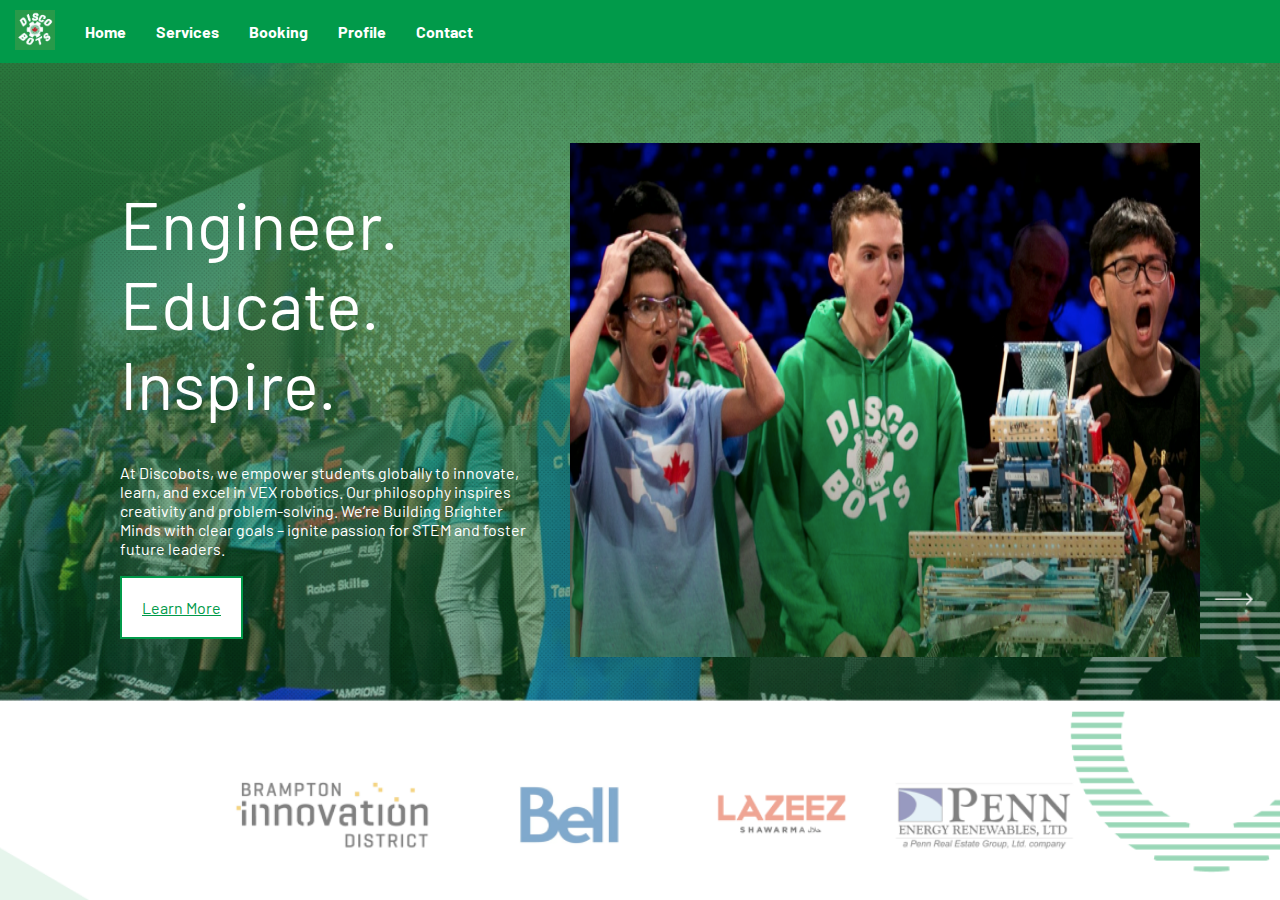
<file: index.html>
<!DOCTYPE html>
<html lang="en">
<head>
    <meta charset="UTF-8">
    <meta name="viewport" content="width=device-width, initial-scale=1.0">
    <title>Home - DISCO Bots</title>
    <link rel="stylesheet" href="index.css">
    
</head>
<body class="home">
    <nav>
        <ul>
            <li><img src="assets/logo.png" alt="Disco bots logo"></li>
            <li><a href="index.html">Home</a></li>
            <li><a href="services.html">Services</a></li>
            <li><a href="booking.html">Booking</a></li>
            <li><a href="profile.html">Profile</a></li>
            <li><a href="contact.html">Contact</a></li>
        </ul>
    </nav>
    <div class="container">
    <div class="left">
        <p class="slogan">Engineer. Educate. Inspire.</p>
        <p>At Discobots, we empower students globally to innovate, learn, and excel in VEX robotics. Our philosophy inspires creativity and problem-solving. We’re Building Brighter Minds with clear goals – ignite passion for STEM and foster future leaders.</p>
        <div class=" text-center">
            <a href="services.html" class="btn custom-btn ">Learn More</a>
        </div>
    </div>
    <img src="assets/home2.png" alt="Discobot players participating in the tournament">
    </div>

</body>
</html>
</file>
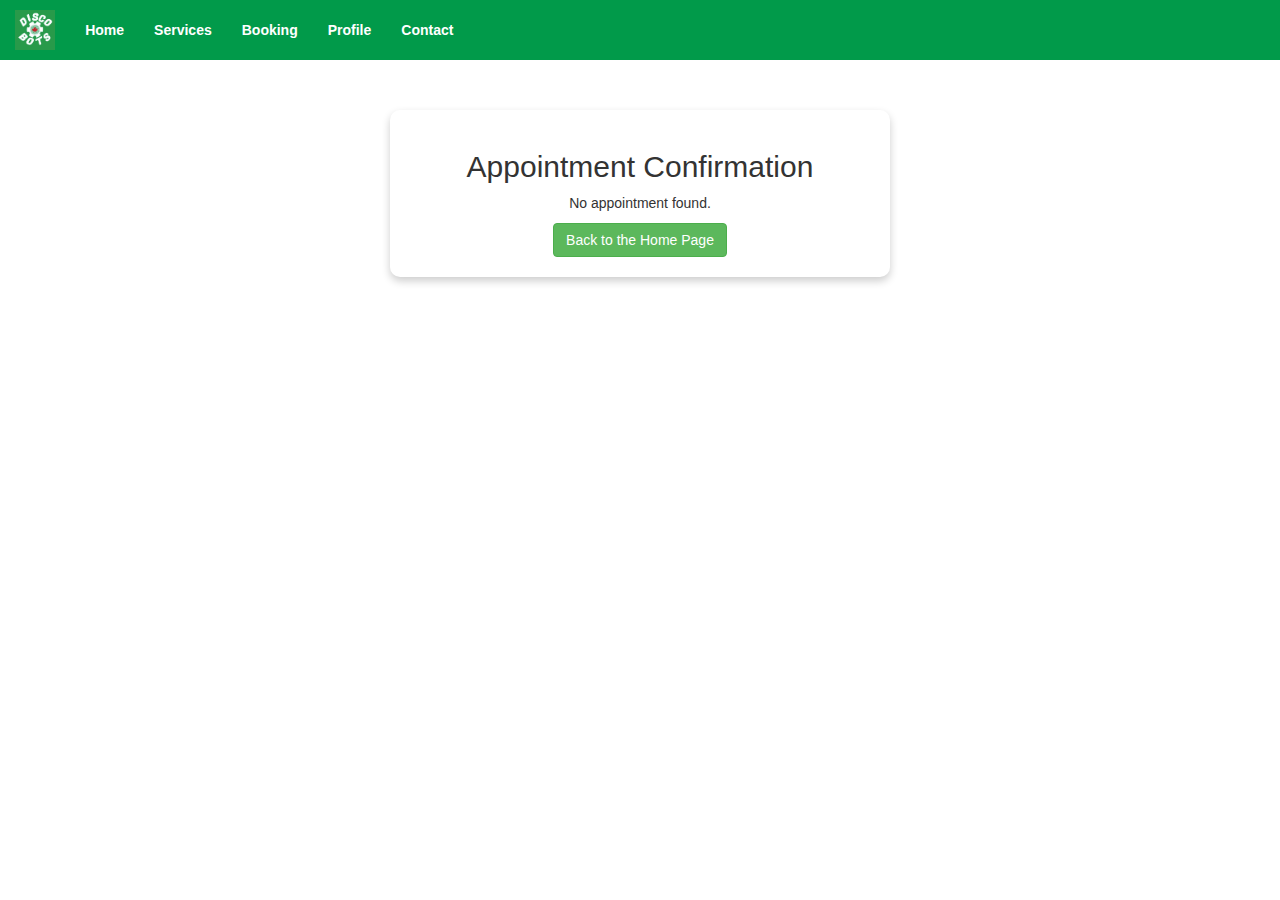
<file: confirm.html>
<!DOCTYPE html>
<html lang="en">

<head>
    <meta charset="UTF-8">
    <meta name="viewport" content="width=device-width, initial-scale=1.0">
    <title>Appointment Confirmation</title>

    <!-- Bootstrap CSS -->
    <link href="https://maxcdn.bootstrapcdn.com/bootstrap/3.2.0/css/bootstrap.min.css" rel="stylesheet">
    <link rel="stylesheet" href="confirm.css">
</head>

<body class="confirm">
    <nav>
        <ul>
            <li><img src="assets/logo.png" alt="Disco bots logo"></li>
            <li><a href="index.html">Home</a></li>
            <li><a href="services.html">Services</a></li>
            <li><a href="booking.html">Booking</a></li>
            <li><a href="profile.html">Profile</a></li>
            <li><a href="contact.html">Contact</a></li>
        </ul>
    </nav>
    <div class="container">
        <div class="card">
            <h2 class="text-center">Appointment Confirmation</h2>
            <div id="confirmation-details">
                <p><strong>Date:</strong> <span id="confirm-date"></span></p>
                <p><strong>Time:</strong> <span id="confirm-time"></span></p>
                <p><strong>Child's Full Name:</strong> <span id="confirm-child"></span></p>
                <p><strong>Parent's Full Name:</strong> <span id="confirm-parent"></span></p>
                <p><strong>Phone Number:</strong> <span id="confirm-phone"></span></p>
                <p><strong>Additional Notes:</strong> <span id="confirm-notes"></span></p>
            </div>
            <div class="text-center">
                <a href="index.html" class="btn btn-success">Back to the Home Page</a>
            </div>
        </div>
    </div>

    <!-- JavaScript -->
    <script>
        document.addEventListener("DOMContentLoaded", function () {
            let appointmentData = JSON.parse(sessionStorage.getItem("appointmentData"));

            if (appointmentData) {
                document.getElementById("confirm-date").textContent = appointmentData.date;
                document.getElementById("confirm-time").textContent = appointmentData.time;
                document.getElementById("confirm-child").textContent = appointmentData.childName;
                document.getElementById("confirm-parent").textContent = appointmentData.parentName;
                document.getElementById("confirm-phone").textContent = appointmentData.phone;
                document.getElementById("confirm-notes").textContent = appointmentData.notes;
            } else {
                document.getElementById("confirmation-details").innerHTML = "<p class='text-center'>No appointment found.</p>";
            }
        });
    </script>
</body>

</html>
</file>
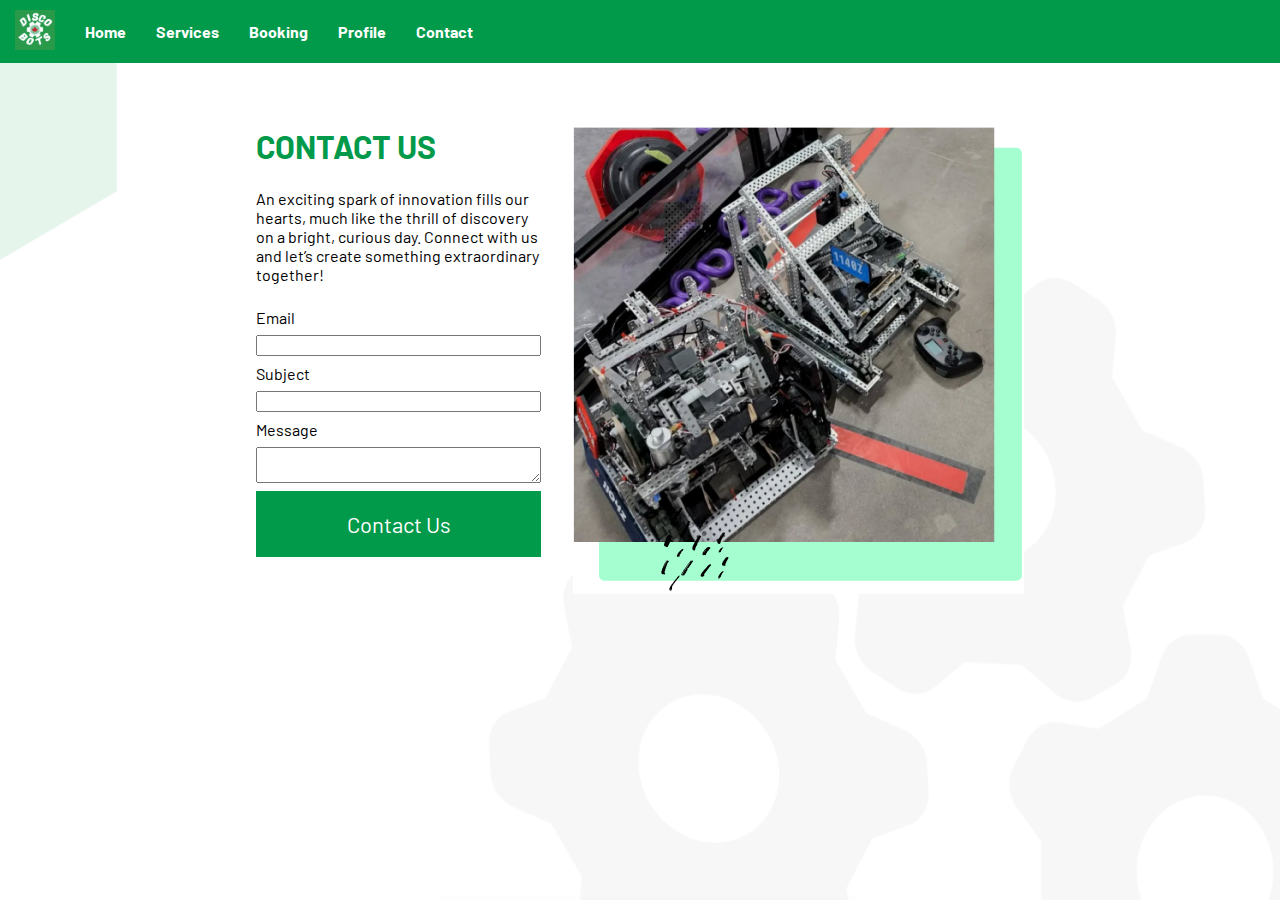
<file: contact.html>
<!DOCTYPE html>
<html lang="en">
<head>
    <meta charset="UTF-8">
    <meta name="viewport" content="width=device-width, initial-scale=1.0">
    <title>Contact Us - Discobots</title>
    <link rel="stylesheet" href="contact.css">
    <script src="contact.js"></script>
</head>
<body class="contact">
    <nav>
        <ul>
            <li><img src="assets/logo.png" alt="Disco bots logo"></li>
            <li><a href="index.html">Home</a></li>
            <li><a href="services.html">Services</a></li>
            <li><a href="booking.html">Booking</a></li>
            <li><a href="profile.html">Profile</a></li>
            <li><a href="contact.html">Contact</a></li>
        </ul>
    </nav>
    <div class="flex-container">
        <div class="container">
            <h1>CONTACT US</h1>
            <p>An exciting spark of innovation fills our hearts, much like the thrill of discovery on a bright, curious day. Connect with us and let’s create something extraordinary together!</p>
            <label for="email">Email</label>
            <input type="email">
            <label for="text">Subject</label>
            <input type="text">
            <label for="text-area">Message</label>
            <textarea type="text-area"></textarea>
            <button class="btn-success" onclick="sendEmail()">Contact Us</button>
        </div>
        <img src="assets/robot_img.png" alt="">
    </div>
</body>
</html>
</file>
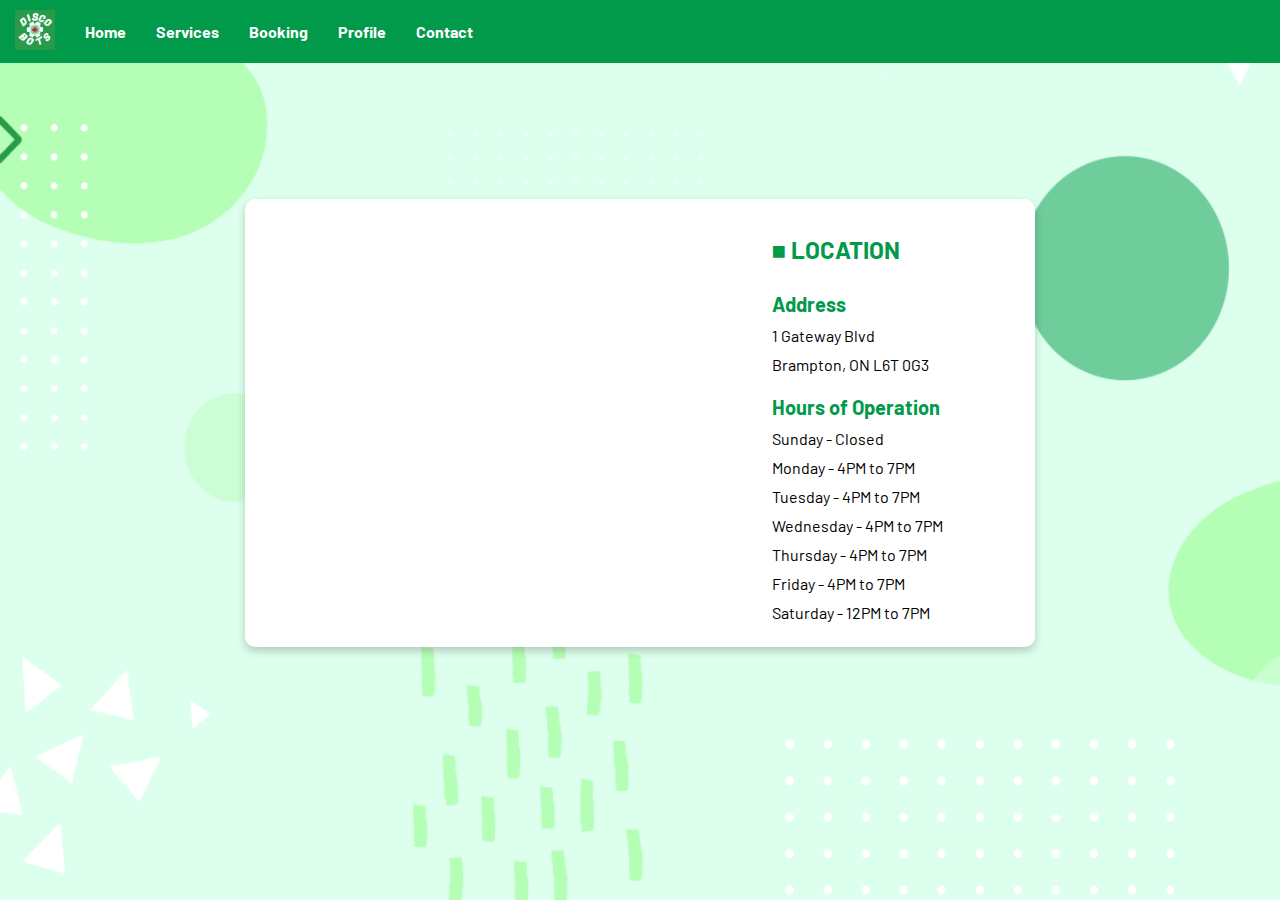
<file: location.html>
<!DOCTYPE html>
<html lang="en">
<head>
    <meta charset="UTF-8">
    <meta name="viewport" content="width=device-width, initial-scale=1.0">
    <title>Location - Discobots</title>
    <link rel="stylesheet" href="location.css">
</head>
<body class="location">
    <nav>
        <ul>
            <li><img src="assets/logo.png" alt="Disco bots logo"></li>
            <li><a href="index.html">Home</a></li>
            <li><a href="services.html">Services</a></li>
            <li><a href="booking.html">Booking</a></li>
            <li><a href="profile.html">Profile</a></li>
            <li><a href="contact.html">Contact</a></li>
        </ul>
    </nav>
    <div class="container">

    <div class="card">
        
        <iframe 
        width="100%" 
        height="250" 
        frameborder="0" 
        style="border:0; border-radius: 10px;"
        allowfullscreen 
        src="https://www.google.com/maps?q=1+Gateway+Blvd+Brampton+ON+L6T+0G3&output=embed">
    </iframe>
    <div class="text">
    <h1>■ LOCATION</h1>
        <h2>Address</h2>
            <p>1 Gateway Blvd</p>
            <p>Brampton, ON L6T 0G3</p>
        <h2>Hours of Operation</h2>
            <p>Sunday - Closed</p>
            <p>Monday - 4PM to 7PM</p>
            <p>Tuesday - 4PM to 7PM</p>
            <p>Wednesday - 4PM to 7PM</p>
            <p>Thursday - 4PM to 7PM</p>
            <p>Friday - 4PM to 7PM</p>
            <p>Saturday - 12PM to 7PM</p>
    </div>
</div>
</div>
</body>
</html>
</file>
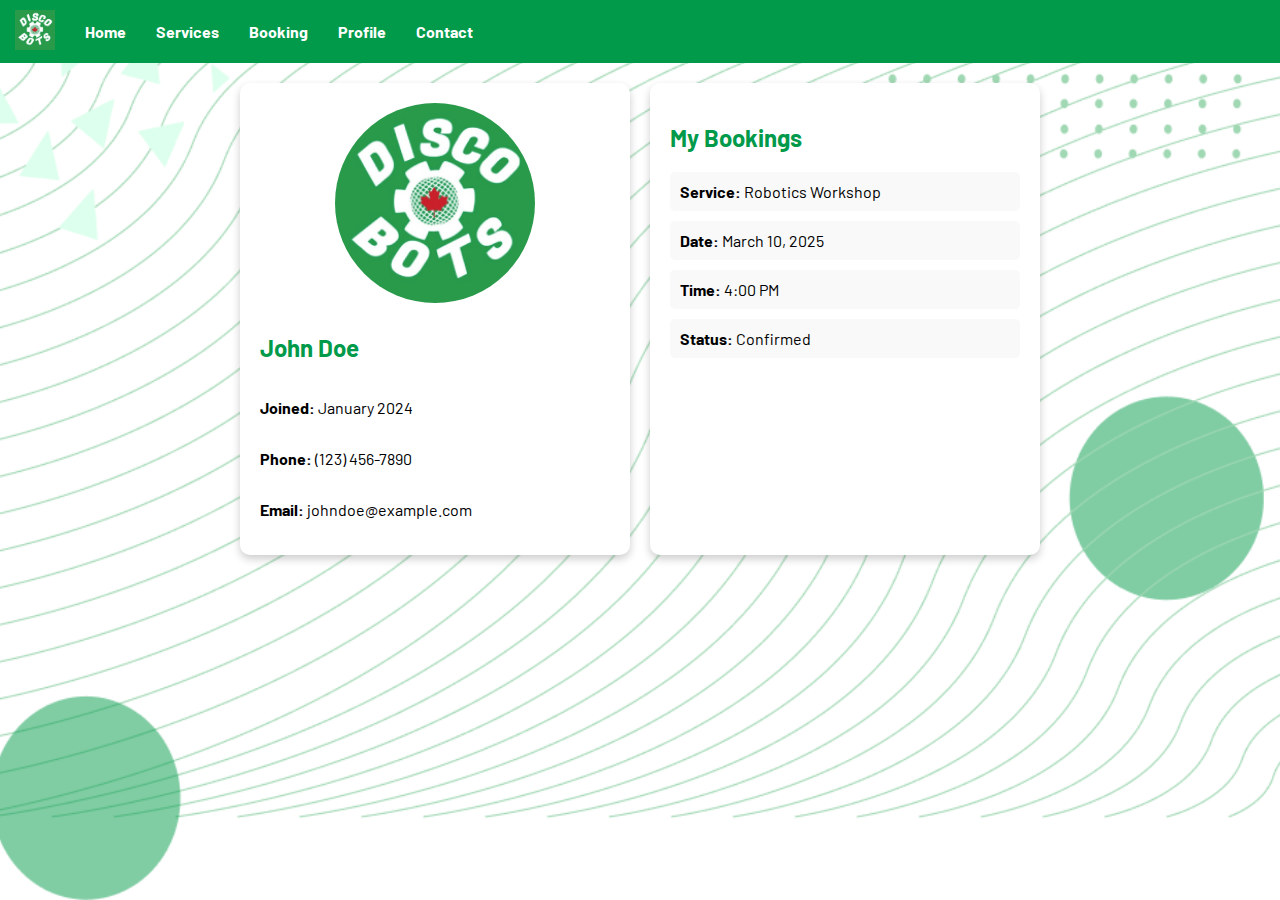
<file: profile.html>
<!DOCTYPE html>
<html lang="en">
<head>
    <meta charset="UTF-8">
    <meta name="viewport" content="width=device-width, initial-scale=1.0">
    <title>Profile - Discobots</title>
    <link rel="stylesheet" href="profile.css">
</head>
<body class="profile">
    <nav>
        <ul>
            <li><img src="assets/logo.png" alt="Disco bots logo"></li>
            <li><a href="index.html">Home</a></li>
            <li><a href="services.html">Services</a></li>
            <li><a href="booking.html">Booking</a></li>
            <li><a href="profile.html">Profile</a></li>
            <li><a href="contact.html">Contact</a></li>
        </ul>
    </nav>
    
    <div class="container">
        <!-- Profile Information Card -->
        <div class="card profile-card">
            <img src="assets/logo.png" alt="Profile Picture" class="profile-pic">
            <h2 id="profile-name">John Doe</h2>
            <p><strong>Joined:</strong> <span id="profile-joined">January 2024</span></p>
            <p><strong>Phone:</strong> <span id="profile-phone">(123) 456-7890</span></p>
            <p><strong>Email:</strong> <span id="profile-email">johndoe@example.com</span></p>
        </div>
        
        <!-- Booking Information Card -->
        <div class="card booking-card">
            <h2>My Bookings</h2>
            <ul id="booking-list">
                <li><strong>Service:</strong> Robotics Workshop</li>
                <li><strong>Date:</strong> March 10, 2025</li>
                <li><strong>Time:</strong> 4:00 PM</li>
                <li><strong>Status:</strong> Confirmed</li>
            </ul>
        </div>
    </div>

    <script>
        document.addEventListener("DOMContentLoaded", function () {
            let profileData = JSON.parse(sessionStorage.getItem("profileData"));
            let bookingData = JSON.parse(sessionStorage.getItem("bookingData"));

            if (profileData) {
                document.getElementById("profile-name").textContent = profileData.name;
                document.getElementById("profile-joined").textContent = profileData.joined;
                document.getElementById("profile-phone").textContent = profileData.phone;
                document.getElementById("profile-email").textContent = profileData.email;
            }

            if (bookingData) {
                let bookingList = document.getElementById("booking-list");
                bookingList.innerHTML = "";
                bookingData.forEach(booking => {
                    let li = document.createElement("li");
                    li.innerHTML = `<strong>Service:</strong> ${booking.service} <br>
                                    <strong>Date:</strong> ${booking.date} <br>
                                    <strong>Time:</strong> ${booking.time} <br>
                                    <strong>Status:</strong> ${booking.status}`;
                    bookingList.appendChild(li);
                });
            }
        });
    </script>
</body>
</html>
</file>
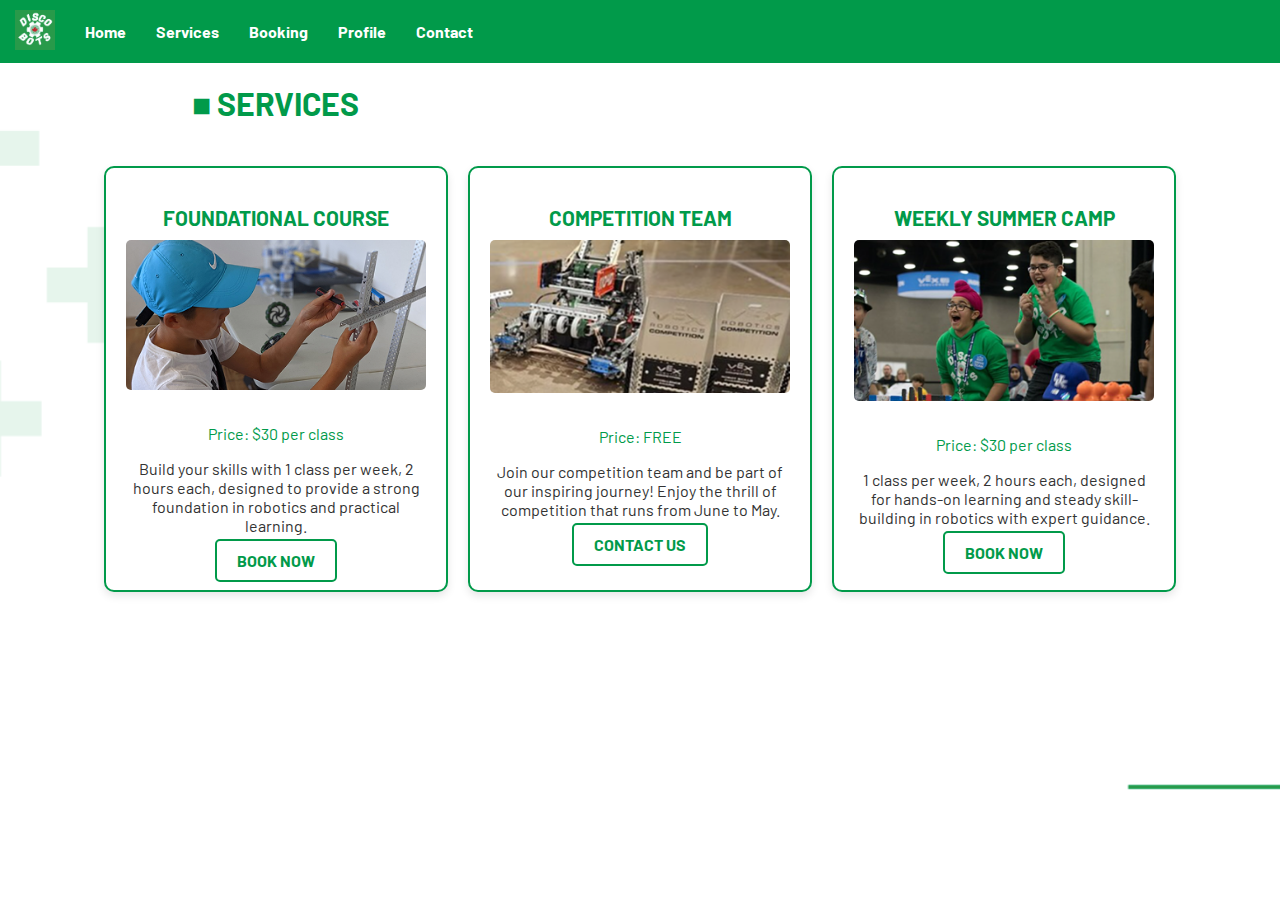
<file: services.html>
<!DOCTYPE html>
<html lang="en">
<head>
    <meta charset="UTF-8">
    <meta name="viewport" content="width=device-width, initial-scale=1.0">
    <title>Services - DISCO Bots</title>
    <link rel="stylesheet" href="services.css">
</head>
<body class="services">
    <nav>
        <ul>
            <li><img src="assets/logo.png" alt="Disco bots logo"></li>
            <li><a href="index.html">Home</a></li>
            <li><a href="services.html">Services</a></li>
            <li><a href="booking.html">Booking</a></li>
            <li><a href="profile.html">Profile</a></li>
            <li><a href="contact.html">Contact</a></li>
        </ul>
    </nav>
    <div class="bigger_container">
    <h1>■ SERVICES</h1>
    <div class="container">
    <div class="card">
        <h2>FOUNDATIONAL COURSE</h2>
        <img src="assets/foundational.png" alt="">
        <p class="price">Price: $30 per class</p>
        <p>Build your skills with 1 class per week, 2 hours each, designed to provide a strong foundation in robotics and practical learning.</p>
        <a href="booking.html">BOOK NOW</a>
    </div>
    <div class="card">
        <h2>COMPETITION TEAM</h2>
        <img src="assets/competition.png" alt="">
        <p class="price">Price: FREE</p>
        <p>Join our competition team and be part of our inspiring journey! Enjoy the thrill of competition that runs from June to May.</p>
        <a href="contact.html">CONTACT US</a>
    </div>
    <div class="card">
        <h2>WEEKLY SUMMER CAMP</h2>
        <img src="assets/summer_camp.png" alt="">
        <p class="price">Price: $30 per class</p>
        <p>1 class per week, 2 hours each, designed for hands-on learning and steady skill-building in robotics with expert guidance.</p>
        <a href="booking.html">BOOK NOW</a>
    </div>
    </div>
</div>
</body>
</html>
</file>
<file: index.css>
@import url('https://fonts.googleapis.com/css2?family=Barlow:wght@600&display=swap');

.home {
    margin: 0;
    font-family: 'Barlow', sans-serif;
    background-image: url("assets/home.png");
    background-size: cover;  /* Ensures the image fully covers the screen */
    background-position: center; /* Centers the image */
    background-repeat: no-repeat; /* Prevents tiling */
    background-attachment: fixed; /* Keeps the image fixed while scrolling */
    color: white;
}

.slogan {
    font-size: 67px;
    padding: 0;
}

p {
    padding: 0;
    margin: 0;
}

.left {
    display: flex;
    flex-direction: column;
    align-items: start;
    gap: 2.5rem;
    margin: 2.5rem;
}

.container {
    display: flex;
    padding: 5rem;
}

nav {
    background-color: #019A4A;
    position: sticky;
    top: 0;
    width: 100%;
    z-index: 1000;
    padding: 10px 0;
}

nav ul {
    list-style: none;
    margin: 0;
    padding: 0;
    display: flex;
    align-items: center;
}

nav li {
    padding: 0 15px;
}

nav img {
    height: 40px;
}

nav a {
    text-decoration: none;
    color: white;
    font-weight: bold;
}


.custom-btn {
    color: #019A4A; /* Green text */
    background-color: white; /* White background */
    border: 2px solid #019A4A; /* Green border */
    padding: 20px;
}

.button-container {
    padding: 15px;
    background-color: white;
}
</file>
<file: confirm.css>
@import url('https://fonts.googleapis.com/css2?family=Barlow:wght@600&display=swap');

.booking {
    margin: 0;
    font-family: 'Barlow', sans-serif;
    background-image: url("assets/booking_page.png");
    background-size: cover;  /* Ensures the image fully covers the screen */
    background-position: center; /* Centers the image */
    background-repeat: no-repeat; /* Prevents tiling */
    background-attachment: fixed; /* Keeps the image fixed while scrolling */

}

.card {
    max-width: 500px;
    margin: 50px auto;
    padding: 20px;
    border-radius: 10px;
    box-shadow: 0 4px 8px rgba(0, 0, 0, 0.2);
}
.text-center {
    text-align: center;
}
nav {
    background-color: #019A4A;
    position: sticky;
    top: 0;
    width: 100%;
    z-index: 1000;
    padding: 10px 0;
}

nav ul {
    list-style: none;
    margin: 0;
    padding: 0;
    display: flex;
    align-items: center;
}

nav li {
    padding: 0 15px;
}

nav img {
    height: 40px;
}

nav a {
    text-decoration: none;
    color: white;
    font-weight: bold;
}

nav a:hover {
    text-decoration: none;
    color:white;
}
</file>
<file: contact.css>
@import url('https://fonts.googleapis.com/css2?family=Barlow:wght@600&display=swap');

.contact {
    margin: 0;
    font-family: 'Barlow', sans-serif;
    background-image: url("assets/contact_us.png");
    background-size: cover;  /* Ensures the image fully covers the screen */
    background-position: center; /* Centers the image */
    background-repeat: no-repeat; /* Prevents tiling */
    background-attachment: fixed; /* Keeps the image fixed while scrolling */

}

.card {
    max-width: 500px;
    margin: 50px auto;
    padding: 20px;
    border-radius: 10px;
    box-shadow: 0 4px 8px rgba(0, 0, 0, 0.2);
}
.text-center {
    text-align: center;
}
nav {
    background-color: #019A4A;
    position: sticky;
    top: 0;
    width: 100%;
    z-index: 1000;
    padding: 10px 0;
}

nav ul {
    list-style: none;
    margin: 0;
    padding: 0;
    display: flex;
    align-items: center;
}

nav li {
    padding: 0 15px;
}

nav img {
    height: 40px;
}

nav a {
    text-decoration: none;
    color: white;
    font-weight: bold;
}

nav a:hover {
    text-decoration: none;
    color:white;
}

.flex-container {
    display: flex;
    margin: 5% 20%;
    gap: 2rem;
}

.container {
    display: flex;
    flex-direction: column;
    gap: 0.5rem;
}

h1 {
    color: #019A4A;
    margin: 0;
}
button {
    background-color: #019A4A;
    border: none;
    padding: 20px;
    font-family:'Barlow', sans-serif;
    font-size: 22px;
    color: white;
}
</file>
<file: location.css>
@import url('https://fonts.googleapis.com/css2?family=Barlow:wght@600&display=swap');

* {
    font-family: 'Barlow', sans-serif;
}

.location {
    margin: 0;
    font-family: 'Barlow', sans-serif;
    background-image: url("assets/location.png");
    background-size: cover;  /* Ensures the image fully covers the screen */
    background-position: center; /* Centers the image */
    background-repeat: no-repeat; /* Prevents tiling */
    background-attachment: fixed; /* Keeps the image fixed while scrolling */
}


nav {
    background-color: #019A4A;
    position: sticky;
    top: 0;
    width: 100%;
    z-index: 1000;
    padding: 10px 0;
}

nav ul {
    list-style: none;
    margin: 0;
    padding: 0;
    display: flex;
    align-items: center;
}

nav li {
    padding: 0 15px;
}

nav img {
    height: 40px;
}

nav a {
    text-decoration: none;
    color: white;
    font-weight: bold;
}

nav a:hover {
    text-decoration: none;
    color:white;
}

.container {
    display: flex;
    justify-content: center;
    align-items: center;
    height: 80vh;
    top: 20vh;
    margin: 0;
    font-family: Arial, sans-serif;
}


.card {
    display: flex;
    gap: 50px;
    background: white;
    padding: 20px;
    border-radius: 10px;
    box-shadow: 0 4px 8px rgba(0, 0, 0, 0.2);
    text-align: center;
}

h1 {
    font-size: 24px;
    margin-bottom: 10px;
    color: #019A4A;
}

h2 {
    font-size: 20px;
    margin-bottom: 5px;
}

p {
    font-size: 16px;
    margin: 5px 0;
}
.text {
    width: 400px;
    display: flex;
    flex-direction: column;
    align-items: start;
}
h2 {
    color:#019A4A;
}
</file>
<file: profile.css>
@import url('https://fonts.googleapis.com/css2?family=Barlow:wght@600&display=swap');


.profile {
    margin: 0;
    font-family: 'Barlow', sans-serif;
    background-image: url("assets/client_info.png");
    background-size: cover;
    /* Ensures the image fully covers the screen */
    background-position: center;
    /* Centers the image */
    background-repeat: repeat;
    /* Prevents tiling */
    background-attachment: fixed;
    /* Keeps the image fixed while scrolling */

}

h2 {
    color: #019A4A
}

nav {
    background-color: #019A4A;
    position: sticky;
    top: 0;
    width: 100%;
    z-index: 1000;
    padding: 10px 0;
}

nav ul {
    list-style: none;
    margin: 0;
    padding: 0;
    display: flex;
    align-items: center;
}

nav li {
    padding: 0 15px;
}

nav img {
    height: 40px;
}

nav a {
    text-decoration: none;
    color: white;
    font-weight: bold;
}

nav a:hover {
    text-decoration: none;
    color: white;
}

body.profile {
    display: flex;
    flex-direction: column;
    align-items: center;
    background-color: #f4f4f4;
    margin: 0;
}

.container {
    display: flex;
    justify-content: center;
    gap: 20px;
    max-width: 900px;
    width: 100%;
    flex-wrap: wrap;
    margin-top: 20px;
}

.card {
    background: white;
    padding: 20px;
    border-radius: 10px;
    box-shadow: 0 4px 8px rgba(0, 0, 0, 0.2);
    width: 350px;
    text-align: center;
}

.profile-card {
    display: flex;
    flex-direction: column;
    align-items: center;
    text-align: left;
    color: black;
}

.profile-pic {
    width: 200px;
    height: 200px;
    border-radius: 50%;
    margin-bottom: 10px;
    align-self: center;
}

.profile-card p,
.profile-card h2 {
    align-self: flex-start;
}

.booking-card {
    text-align: left;
}

.booking-card ul {
    list-style: none;
    padding: 0;
}

.booking-card li {
    margin-bottom: 10px;
    padding: 10px;
    background: #f9f9f9;
    border-radius: 5px;
}
</file>
<file: services.css>
@import url('https://fonts.googleapis.com/css2?family=Barlow:wght@600&display=swap');

.services {
    margin: 0;
    font-family: 'Barlow', sans-serif;
    background-image: url("assets/services.png");
    background-size: cover;  /* Ensures the image fully covers the screen */
    background-position: center; /* Centers the image */
    background-repeat: no-repeat; /* Prevents tiling */
    background-attachment: fixed; /* Keeps the image fixed while scrolling */
    color: #019A4A;
}

h1 {
    padding-left: 12rem;
}

.bigger_container {
    display: flex;
    flex-direction: column;
}

/* Container Styling */
.container {
    display: flex;
    flex-wrap: wrap;
    justify-content: center;
    gap: 20px; /* Space between cards */
    padding: 20px;
}

/* Card Styling */
.card {
    background-color: white;
    border: 2px solid #019A4A; /* Green border */
    border-radius: 10px; /* Rounded corners */
    box-shadow: 0 4px 8px rgba(0, 0, 0, 0.1); /* Soft shadow */
    text-align: center;
    padding: 20px;
    max-width: 300px; /* Set max width for consistency */
    transition: transform 0.3s ease-in-out, box-shadow 0.3s ease-in-out;
}

/* Card Hover Effect */
.card:hover {
    transform: translateY(-5px);
    box-shadow: 0 6px 12px rgba(0, 0, 0, 0.15);
}

/* Image Styling */
.card img {
    width: 100%; /* Ensure image fits card */
    border-radius: 5px;
    margin-bottom: 15px;
}

/* Heading Styling */
.card h2 {
    font-size: 1.3rem;
    color: #019A4A; /* Green title */
    margin-bottom: 10px;
}
 .price {
    color: #019A4A; 
}
/* Paragraph Styling */
.card {
    font-size: 1rem;
    color: #333;
    margin-bottom: 15px;
}

/* Button Styling */
.card a {
    text-decoration: none;
    background-color: white; /* White background */
    color: #019A4A; /* Green text */
    border: 2px solid #019A4A; /* Green border */
    padding: 10px 20px;
    font-size: 1rem;
    font-weight: bold;
    border-radius: 5px;
    cursor: pointer;
    transition: all 0.3s ease-in-out;
}

/* Button Hover Effect */
.card a:hover {
    background-color: #019A4A; /* Green background */
    color: white; /* White text */
}

nav {
    background-color: #019A4A;
    position: sticky;
    top: 0;
    width: 100%;
    z-index: 1000;
    padding: 10px 0;
}

nav ul {
    list-style: none;
    margin: 0;
    padding: 0;
    display: flex;
    align-items: center;
}

nav li {
    padding: 0 15px;
}

nav img {
    height: 40px;
}

nav a {
    text-decoration: none;
    color: white;
    font-weight: bold;
}
</file>
